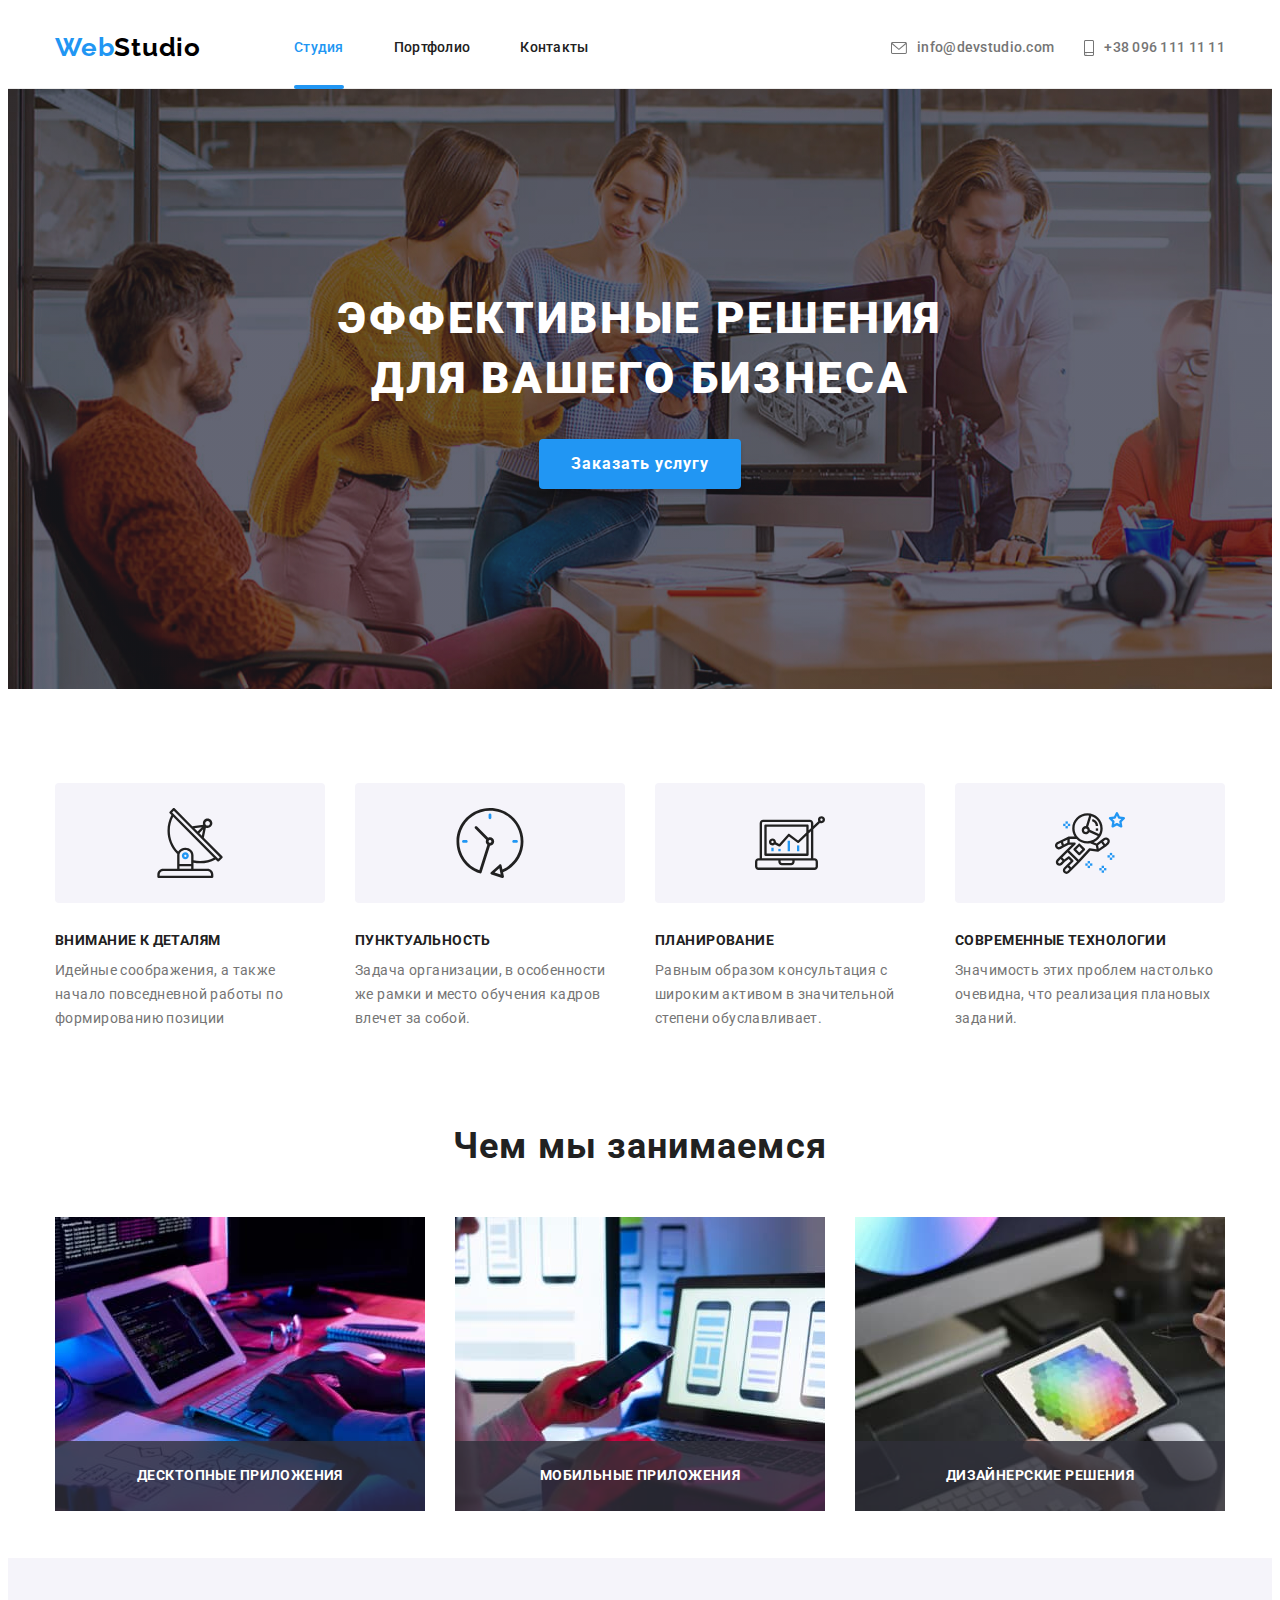
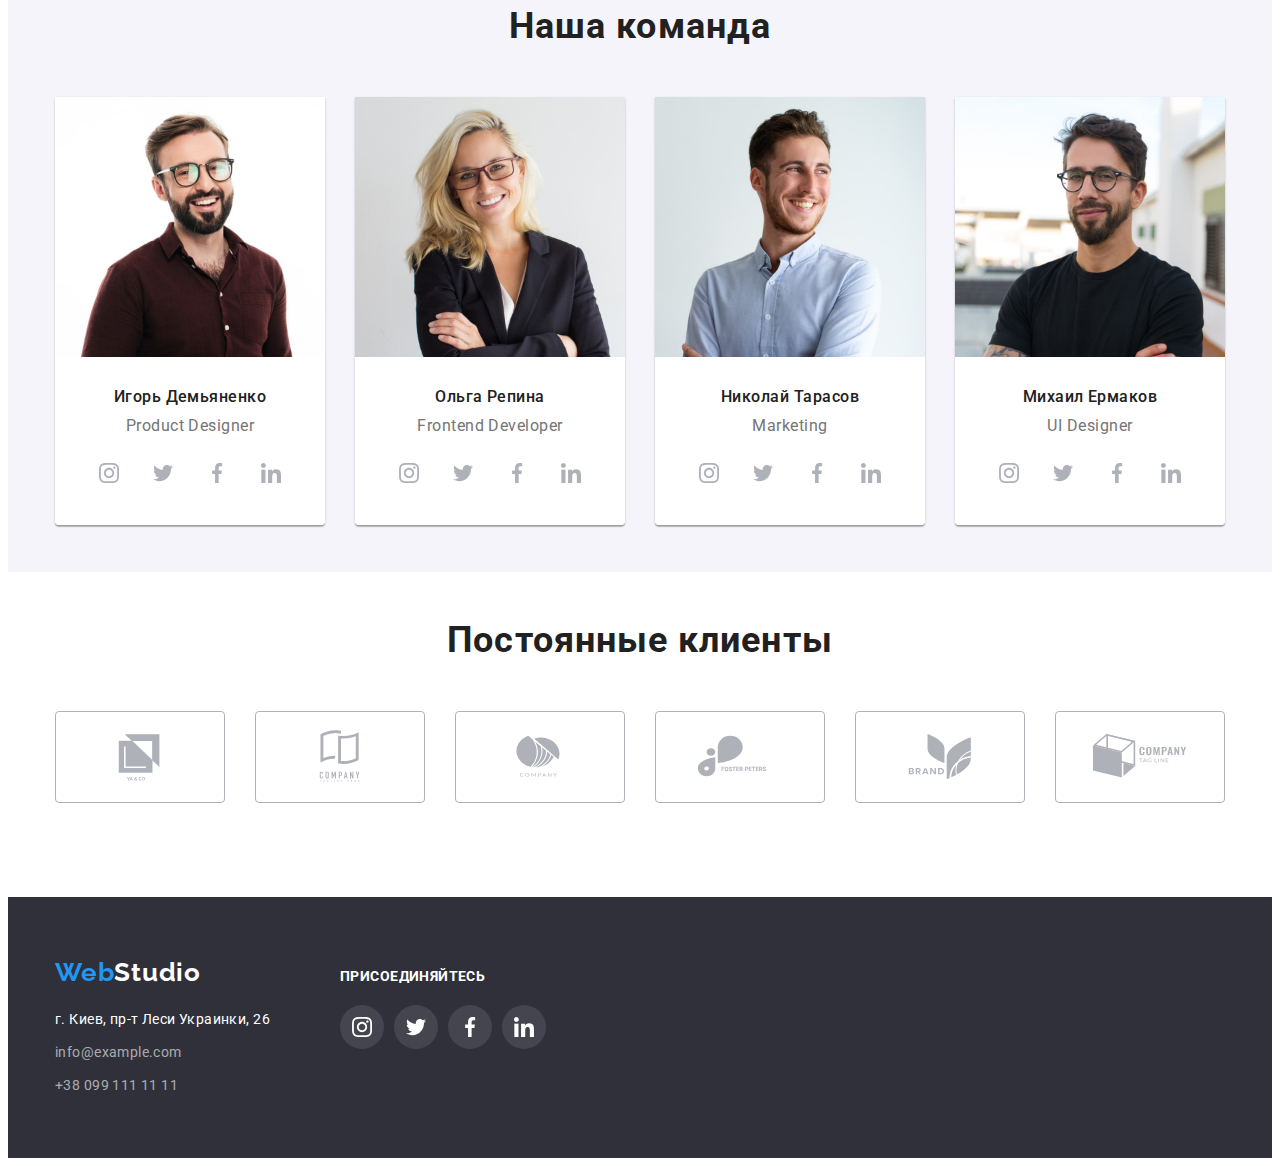
<file: index.html>
<!DOCTYPE html>
<html lang="ru">

<head>
    <meta charset="UTF-8">
    <meta http-equiv="X-UA-Compatible" content="IE=edge">
    <meta name="viewport" content="width=device-width, initial-scale=1.0">
    <title>WebStudio</title>
    <link rel="preconnect" href="https://fonts.gstatic.com">
    <link
        href="https://fonts.googleapis.com/css2?family=Raleway:wght@700&family=Roboto:wght@400;500;700;900&display=swap"
        rel="stylesheet">
    <link rel="stylesheet" href="https://cdnjs.cloudflare.com/ajax/libs/modern-normalize/1.1.0/modern-normalize.min.css"
        integrity="sha512-wpPYUAdjBVSE4KJnH1VR1HeZfpl1ub8YT/NKx4PuQ5NmX2tKuGu6U/JRp5y+Y8XG2tV+wKQpNHVUX03MfMFn9Q=="
        crossorigin="anonymous" referrerpolicy="no-referrer" />
    <link rel="stylesheet" href="./css/styles.css">
</head>

<body>
    <!--HEADER-->
    <header class="header">
        <div class="container header-container">
            <nav class="navigation">
                <a class="link logo" lang="en" href=./><span class="link logo-web">Web</span>Studio</a>
                <ul class="list menu">
                    <li class="menu-item">
                        <a class="link menu-link current" href="">Студия</a>
                    </li>
                    <li class="menu-item">
                        <a class="link menu-link" href="./portfolio.html">Портфолио</a>
                    </li>
                    <li class="menu-item">
                        <a class="link menu-link" href="">Контакты</a>
                    </li>
                </ul>
            </nav>
            <ul class="list contacts">
                <li class="contact-item">
                    <a class="link contact-link" href="mailto:info@devstudio.com"> <svg class="email-icon">
                            <use href="./images/sprite.svg.svg#icon-envelope"></use>
                        </svg> info@devstudio.com</a>
                </li>

                <li class="contact-item"><a class="link contact-link" href="tel:+380961111111"> <svg class="tell-icon">
                            <use href="./images/sprite.svg.svg#icon-smartphone"></use>
                        </svg>+38 096 111 11 11</a>
                </li>
            </ul>
        </div>
    </header>
    <main>
        <!--HERO-->
        <section class="hero">
            <div class="container">
                <h1 class="hero-title">Эффективные решения для вашего бизнеса</h1>
                <button class="btn modal-btn" type="button" data-modal-open>Заказать услугу</button>
            </div>
        </section>
        <!--ADVANATAGES-->
        <section class="advanatages">
            <div class="container">
                <h2 class="section-title visually-hidden">Наши преимущества</h2>
                <ul class="list advanatages-list">
                    <li class="item-advanatages advanatages-item">
                        <div class="advanatages-box-icon"><svg class="advanatages-icon">
                                <use href="./images/sprite.svg.svg#icon-antenna"></use>
                            </svg> </div>
                        <h3 class="title-description">Внимание к деталям</h3>
                        <p class="description">Идейные соображения, а также начало повседневной работы по формированию
                            позиции</p>
                    </li>
                    <li class="item-advanatages advanatages-item">
                        <div class="advanatages-box-icon"><svg class="advanatages-icon">
                                <use href="./images/sprite.svg.svg#icon-clock"></use>
                            </svg> </div>
                        <h3 class="title-description">Пунктуальность</h3>
                        <p class="description">Задача организации, в особенности же рамки и место обучения кадров влечет
                            за
                            собой.</p>
                    </li>
                    <li class="item-advanatages advanatages-item">
                        <div class="advanatages-box-icon"><svg class="advanatages-icon">
                                <use href="./images/sprite.svg.svg#icon-diagram"></use>
                            </svg> </div>
                        <h3 class="title-description">Планирование</h3>
                        <p class="description">Равным образом консультация с широким активом в значительной степени
                            обуславливает.</p>
                    </li>
                    <li class="item-advanatages advanatages-item">
                        <div class="advanatages-box-icon"><svg class="advanatages-icon">
                                <use href="./images/sprite.svg.svg#icon-astronaut"></use>
                            </svg> </div>
                        <h3 class="title-description">Современные технологии</h3>
                        <p class="description">Значимость этих проблем настолько очевидна, что реализация плановых
                            заданий.
                        </p>
                    </li>
                </ul>
            </div>
        </section>
        <!--ABOUT-->
        <section class="about">
            <div class="container">
                <h2 class="section-title">Чем мы занимаемся</h2>
                <ul class="list about-list">
                    <li class="about-item">
                        <img class="about-icon" src="./images/about/box1.jpg" alt="пишуть код" width="370" height="294">
                        <div class="about-img-box">
                            <h3 class="about-img-title">Десктопные приложения</h3>
                        </div>
                    </li>
                    <li class="about-item">
                        <img class="about-icon" src="./images/about/box2.jpg" alt="створюють дизайн" width="370"
                            height="294">
                        <div class="about-img-box">
                            <h3 class="about-img-title">Мобильные приложения</h3>
                        </div>
                    </li>
                    <li class="about-item">
                        <img class="about-icon" src="./images/about/box3.jpg" alt="вибирають колір" width="370"
                            height="294">
                        <div class="about-img-box">
                            <h3 class="about-img-title">Дизайнерские решения</h3>
                        </div>
                    </li>
                </ul>
            </div>
        </section>
        <!--TEAM-->
        <section class="team">
            <div class="container">
                <h2 class="section-title">Наша команда</h2>
                <ul class="list team-list">
                    <li class="team-item">
                        <img class="team-icon" src="./images/team/product-designer1.jpg" alt="Игорь Демьяненко"
                            width="270" height="260">
                        <div class="team-name-position">
                            <h3 class="title-team-name">Игорь Демьяненко</h3>
                            <p class="team-position" lang="en">Product Designer</p>
                            <ul class="list social-list">
                                <li class="social-item">
                                    <a href="" class="social-list-link">
                                        <svg class="social-list-icon">
                                            <use href="./images/sprite.svg.svg#icon-instagram"></use>
                                        </svg>
                                    </a>
                                </li>
                                <li class="social-item">
                                    <a href="" class="social-list-link">
                                        <svg class="social-list-icon">
                                            <use href="./images/sprite.svg.svg#icon-twitter"></use>
                                        </svg>
                                    </a>
                                </li>
                                <li class="social-item">
                                    <a href="" class="social-list-link">
                                        <svg class="social-list-icon">
                                            <use href="./images/sprite.svg.svg#icon-facebook"></use>
                                        </svg>
                                    </a>
                                </li>
                                <li class="social-item">
                                    <a href="" class="social-list-link">
                                        <svg class="social-list-icon">
                                            <use href="./images/sprite.svg.svg#icon-linkedin"></use>
                                        </svg>
                                    </a>
                                </li>
                            </ul>
                        </div>
                    </li>
                    <li class="team-item">
                        <img class="team-icon" src="./images/team/frontend-developer2.jpg" alt="Ольга Репина"
                            width="270" height="260">
                        <div class="team-name-position">
                            <h3 class="title-team-name">Ольга Репина</h3>
                            <p class="team-position" lang="en">Frontend Developer</p>
                            <ul class="list social-list">
                                <li class="social-item">
                                    <a href="" class="social-list-link">
                                        <svg class="social-list-icon">
                                            <use href="./images/sprite.svg.svg#icon-instagram"></use>
                                        </svg>
                                    </a>
                                </li>
                                <li class="social-item">
                                    <a href="" class="social-list-link">
                                        <svg class="social-list-icon">
                                            <use href="./images/sprite.svg.svg#icon-twitter"></use>
                                        </svg>
                                    </a>
                                </li>
                                <li class="social-item">
                                    <a href="" class="social-list-link">
                                        <svg class="social-list-icon">
                                            <use href="./images/sprite.svg.svg#icon-facebook"></use>
                                        </svg>
                                    </a>
                                </li>
                                <li class="social-item">
                                    <a href="" class="social-list-link">
                                        <svg class="social-list-icon">
                                            <use href="./images/sprite.svg.svg#icon-linkedin"></use>
                                        </svg>
                                    </a>
                                </li>
                            </ul>
                        </div>
                    </li>
                    <li class="team-item">
                        <img class="team-icon" src="./images/team/marketing3.jpg" alt="Николай Тарасов" width="270"
                            height="260">
                        <div class="team-name-position">
                            <h3 class="title-team-name">Николай Тарасов</h3>
                            <p class="team-position" lang="en">Marketing</p>
                            <ul class="list social-list">
                                <li class="social-item">
                                    <a href="" class="social-list-link">
                                        <svg class="social-list-icon">
                                            <use href="./images/sprite.svg.svg#icon-instagram"></use>
                                        </svg>
                                    </a>
                                </li>
                                <li class="social-item">
                                    <a href="" class="social-list-link">
                                        <svg class="social-list-icon">
                                            <use href="./images/sprite.svg.svg#icon-twitter"></use>
                                        </svg>
                                    </a>
                                </li>
                                <li class="social-item">
                                    <a href="" class="social-list-link">
                                        <svg class="social-list-icon">
                                            <use href="./images/sprite.svg.svg#icon-facebook"></use>
                                        </svg>
                                    </a>
                                </li>
                                <li class="social-item">
                                    <a href="" class="social-list-link">
                                        <svg class="social-list-icon">
                                            <use href="./images/sprite.svg.svg#icon-linkedin"></use>
                                        </svg>
                                    </a>
                                </li>
                            </ul>
                        </div>
                    </li>
                    <li class="team-item">
                        <img class="team-icon" src="./images/team/ui-designer4.jpg" alt="Михаил Ермаков" width="270"
                            height="260">
                        <div class="team-name-position">
                            <h3 class="title-team-name">Михаил Ермаков</h3>
                            <p class="team-position" lang="en">UI Designer</p>
                            <ul class="list social-list">
                                <li class="social-item">
                                    <a href="" class="social-list-link">
                                        <svg class="social-list-icon">
                                            <use href="./images/sprite.svg.svg#icon-instagram"></use>
                                        </svg>
                                    </a>
                                </li>
                                <li class="social-item">
                                    <a href="" class="social-list-link">
                                        <svg class="social-list-icon">
                                            <use href="./images/sprite.svg.svg#icon-twitter"></use>
                                        </svg>
                                    </a>
                                </li>
                                <li class="social-item">
                                    <a href="" class="social-list-link">
                                        <svg class="social-list-icon">
                                            <use href="./images/sprite.svg.svg#icon-facebook"></use>
                                        </svg>
                                    </a>
                                </li>
                                <li class="social-item">
                                    <a href="" class="social-list-link">
                                        <svg class="social-list-icon">
                                            <use href="./images/sprite.svg.svg#icon-linkedin"></use>
                                        </svg>
                                    </a>
                                </li>
                            </ul>
                        </div>
                    </li>
                </ul>
            </div>
        </section>
        <section class="regular-customers">
            <div class="container">
                <h2 class="section-title">Постоянные клиенты</h2>
                <ul class="list regular-customers-list">
                    <li class="regular-customers-item"><a class="regular-customers-link" href=""><svg
                                class="regular-customers-icon">
                                <use href="./images/sprite.svg.svg#icon-Logo"></use>
                            </svg></a></li>
                    <li class="regular-customers-item"><a class="regular-customers-link" href=""><svg
                                class="regular-customers-icon">
                                <use href="./images/sprite.svg.svg#icon-Logo-1"></use>
                            </svg></a></li>
                    <li class="regular-customers-item"><a class="regular-customers-link" href=""><svg
                                class="regular-customers-icon">
                                <use href="./images/sprite.svg.svg#icon-Logo-2"></use>
                            </svg></a></li>
                    <li class="regular-customers-item"><a class="regular-customers-link" href=""><svg
                                class="regular-customers-icon">
                                <use href="./images/sprite.svg.svg#icon-Logo-3"></use>
                            </svg></a></li>
                    <li class="regular-customers-item"><a class="regular-customers-link" href=""><svg
                                class="regular-customers-icon">
                                <use href="./images/sprite.svg.svg#icon-Logo-4"></use>
                            </svg></a></li>
                    <li class="regular-customers-item"><a class="regular-customers-link" href=""><svg
                                class="regular-customers-icon">
                                <use href="./images/sprite.svg.svg#icon-Logo-5"></use>
                            </svg></a></li>
                </ul>
            </div>
        </section>
    </main>
    <!--FOOTER-->
    <footer class="footer">
        <div class="container">
            <div class="footer-container">
                <div class="box-logo-address">
                    <a class="link logo-footer" lang="en" href=./ ><span
                            class="link logo-footer-web">Web</span>Studio</a>
                    <address class="contact-footer">
                        <ul class="list contact-footer-list">
                            <li class="contact-footer-item"><a class="link address"
                                    href="https://goo.gl/maps/kVChNp43UKmJPotz6" target="_blank"
                                    rel="noopener noreferrer">г. Киев,
                                    пр-т Леси Украинки, 26</a></li>
                            <li class="contact-footer-item"><a class="link contact-footer-link"
                                    href="mailto:info@example.com">info@example.com</a></li>
                            <li class="contact-footer-item"><a class="link contact-footer-link"
                                    href="tel:+380991111111">+38 099
                                    111
                                    11 11</a></li>
                        </ul>
                    </address>
                </div>
                <div class="box-social-link">
                    <p class="social-footer-title">присоединяйтесь</p>
                    <ul class="list social-list-footer">
                        <li class="social-item-footer">
                            <a href="" class="social-list-link-footer">
                                <svg class="social-list-icon-footer">
                                    <use href="./images/sprite.svg.svg#icon-instagram"></use>
                                </svg>
                            </a>
                        </li>
                        <li class="social-item-footer">
                            <a href="" class="social-list-link-footer">
                                <svg class="social-list-icon-footer">
                                    <use href="./images/sprite.svg.svg#icon-twitter"></use>
                                </svg>
                            </a>
                        </li>
                        <li class="social-item-footer">
                            <a href="" class="social-list-link-footer">
                                <svg class="social-list-icon-footer">
                                    <use href="./images/sprite.svg.svg#icon-facebook"></use>
                                </svg>
                            </a>
                        </li>
                        <li class="social-item-footer">
                            <a href="" class="social-list-link-footer">
                                <svg class="social-list-icon-footer">
                                    <use href="./images/sprite.svg.svg#icon-linkedin"></use>
                                </svg>
                            </a>
                        </li>
                    </ul>
                </div>
            </div>
        </div>
    </footer>
    <div class="backdrop is-hidden" data-modal>
        <div class="modal-window">
            <button type="button" class="close-btn" data-modal-close>
                <svg class="close-btn-icon">
                    <use href="./images/sprite.svg.svg#icon-close-black-18dp-2-1"></use>
                </svg>
            </button>
        </div>
    </div>
    <script src="./js/modal.js"></script>
</body>

</html>
</file>
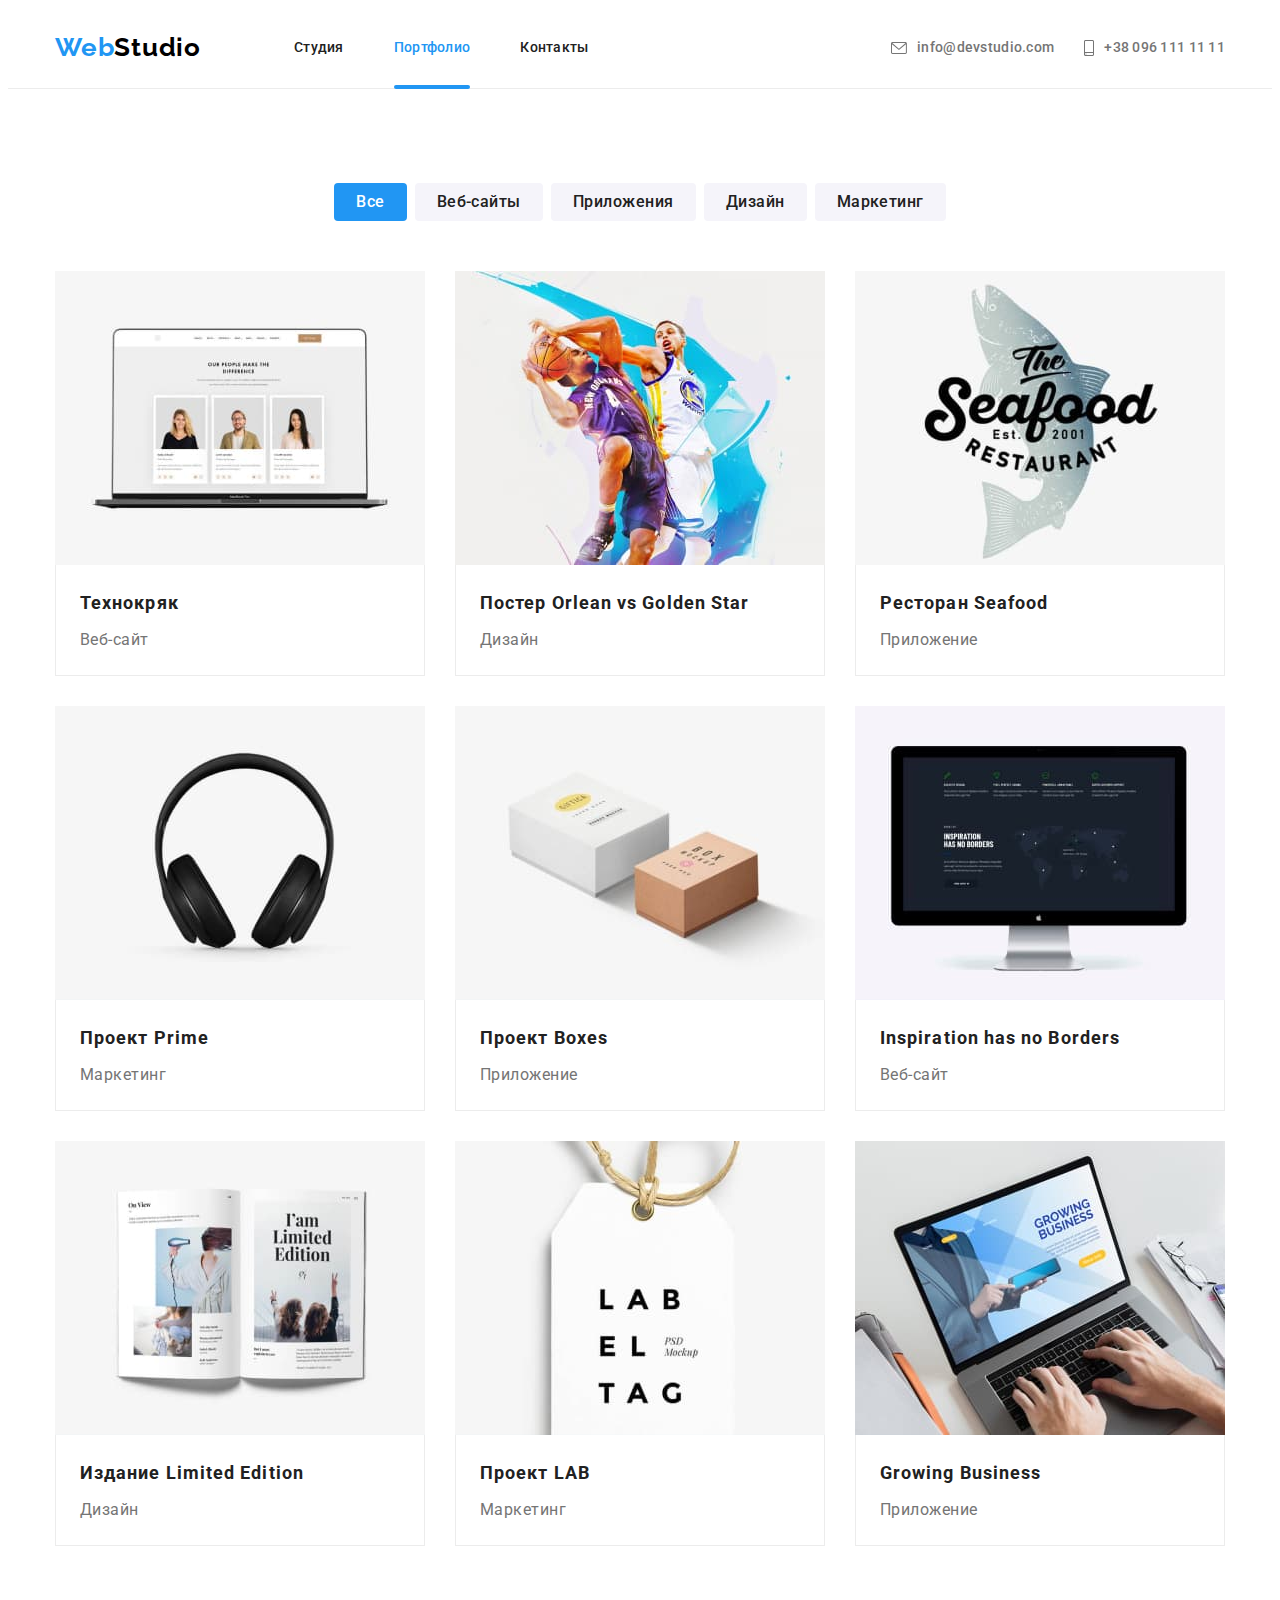
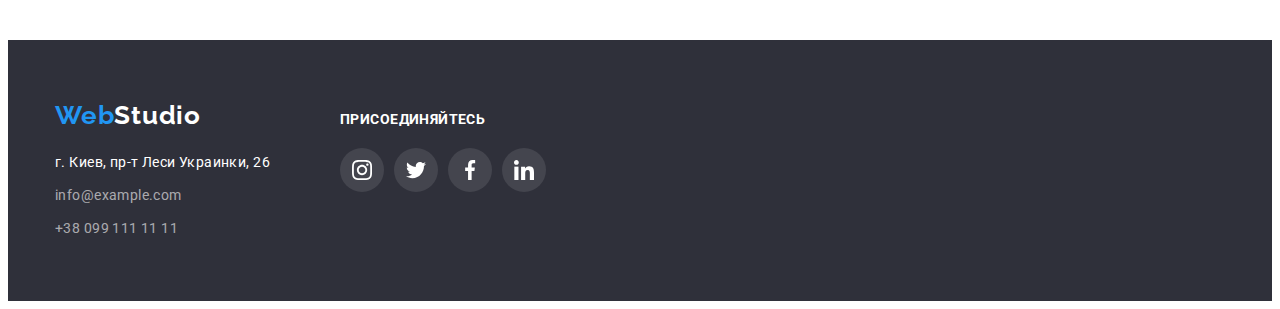
<file: portfolio.html>
<!DOCTYPE html>
<html lang="ru">

<head>
    <meta charset="UTF-8">
    <meta http-equiv="X-UA-Compatible" content="IE=edge">
    <meta name="viewport" content="width=device-width, initial-scale=1.0">
    <title>WebStudio</title>
    <link rel="preconnect" href="https://fonts.gstatic.com">
    <link
        href="https://fonts.googleapis.com/css2?family=Raleway:wght@700&family=Roboto:wght@400;500;700;900&display=swap"
        rel="stylesheet">
    <link rel="stylesheet" href="https://cdnjs.cloudflare.com/ajax/libs/modern-normalize/1.1.0/modern-normalize.min.css"
        integrity="sha512-wpPYUAdjBVSE4KJnH1VR1HeZfpl1ub8YT/NKx4PuQ5NmX2tKuGu6U/JRp5y+Y8XG2tV+wKQpNHVUX03MfMFn9Q=="
        crossorigin="anonymous" referrerpolicy="no-referrer"/>
    <link rel="stylesheet" href="./css/styles.css">
</head>

<body>
    <!--HEADER-->
    <header class="header">
        <div class="container header-container">
            <nav class="navigation">
                <a class="link logo" lang="en" href=./ > <span class="link logo-web">Web</span>Studio</a>
                <ul class="list menu">
                    <li class="menu-item">
                        <a class="link menu-link " href="./index.html">Студия</a>
                    </li>
                    <li class="menu-item">
                        <a class="link menu-link current" href="">Портфолио</a>
                    </li>
                    <li class="menu-item">
                        <a class="link menu-link" href="">Контакты</a>
                    </li>
                </ul>
            </nav>
            <ul class="list contacts">
                <li class="contact-item">
                    <a class="link contact-link" href="mailto:info@devstudio.com"> <svg class="email-icon">
                            <use href="./images/sprite.svg.svg#icon-envelope"></use>
                        </svg> info@devstudio.com</a>
                </li>

                <li class="contact-item"><a class="link contact-link" href="tel:+380961111111"> <svg class="tell-icon">
                            <use href="./images/sprite.svg.svg#icon-smartphone"></use>
                        </svg>+38 096 111 11 11</a>
                </li>
            </ul>
        </div>
    </header>
    <main>
        <!--our works-->
        <section class="our-works">
            <div class="container">
                <h1 class="visually-hidden">Портфолио</h1>
                <ul class="list button-list">
                    <li class="button-item"><button class="btn filter-button current" type="button">Все</button></li>
                    <li class="button-item"><button class="btn filter-button" type="button">Веб-сайты</button></li>
                    <li class="button-item"><button class="btn filter-button" type="button">Приложения</button></li>
                    <li class="button-item"><button class="btn filter-button" type="button">Дизайн</button></li>
                    <li class="button-item"><button class="btn filter-button" type="button">Маркетинг</button></li>
                </ul>
                <ul class="list projects-list">
                    <li class="projects-item">
                        <a class="link projects-link" href="#">
                            <div class="projects-img-overlay-box">
                            <img class="link projects-icon"
                                src="./images/portfolio/img.jpg" alt="веб сайт" width="370" height="294">
                                <p class="overlay">Технокряк это современная площадка распространения коронавируса. Компании используют эту платформу для цифрового шпионажа и атак на защищённые сервера конкурентов.</p>
                                </div>
                            <div class="projects-title-type">
                                <h3 class="projects-title">Технокряк</h3>
                                <p class="type-projects">Веб-сайт</p>
                            </div>
                        </a>
                    </li>
                    <li class="projects-item">
                        <a class="link projects-link" href="">
                            <div class="projects-img-overlay-box">
                            <img class="projects-icon"
                                src="./images/portfolio/img-1.jpg" alt="постер баскитболисты" width="370" height="294">
                                <p class="overlay">Технокряк это современная площадка распространения коронавируса. Компании используют эту платформу для цифрового шпионажа и атак на защищённые сервера конкурентов.</p>
                                </div>
                            <div class="projects-title-type">
                                <h3 class="projects-title">Постер <span class="projects-title" lang="en">Orlean vs
                                        Golden
                                        Star</span></h3>
                                <p class="type-projects">Дизайн</p>
                            </div>
                        </a>
                    </li>
                    <li class="projects-item">
                        <a class="link projects-link" href="">
                            <div class="projects-img-overlay-box">
                            <img class="projects-icon"
                                src="./images/portfolio/img-2.jpg" alt="приложение ресторан" width="370" height="294">
                                <p class="overlay">Технокряк это современная площадка распространения коронавируса. Компании используют эту платформу для цифрового шпионажа и атак на защищённые сервера конкурентов.</p>
                                </div>
                            <div class="projects-title-type">
                                <h3 class="projects-title">Ресторан <span class="projects-title"
                                        lang="en">Seafood</span> </h3>
                                <p class="type-projects">Приложение</p>
                            </div>
                        </a>
                    </li>
                    <li class="projects-item">
                        <a class="link projects-link" href="">
                            <div class="projects-img-overlay-box">
                            <img class="projects-icon"
                                src="./images/portfolio/img-3.jpg" alt="наушники" width="370" height="294">
                                <p class="overlay">Технокряк это современная площадка распространения коронавируса. Компании используют эту платформу для цифрового шпионажа и атак на защищённые сервера конкурентов.</p>
                                </div>
                            <div class="projects-title-type">
                                <h3 class="projects-title">Проект <span class="projects-title" lang="en">Prime</span>
                                </h3>
                                <p class="type-projects">Маркетинг</p>
                            </div>
                        </a>
                    </li>
                    <li class="projects-item">
                        <a class="link projects-link" href="">
                            <div class="projects-img-overlay-box">
                            <img class="projects-icon"
                                src="./images/portfolio/img-4.jpg" alt="коробки" width="370" height="294">
                                <p class="overlay">Технокряк это современная площадка распространения коронавируса. Компании используют эту платформу для цифрового шпионажа и атак на защищённые сервера конкурентов.</p>
                                </div>
                            <div class="projects-title-type">
                                <h3 class="projects-title">Проект <span class="projects-title" lang="en">Boxes</span>
                                </h3>
                                <p class="type-projects">Приложение</p>
                            </div>
                        </a>
                    </li>
                    <li class="projects-item">
                        <a class="link projects-link" href="">
                            <div class="projects-img-overlay-box">
                            <img class="projects-icon"
                                src="./images/portfolio/img-5.jpg" alt="монитор" width="370" height="294">
                                <p class="overlay">Технокряк это современная площадка распространения коронавируса. Компании используют эту платформу для цифрового шпионажа и атак на защищённые сервера конкурентов.</p>
                                </div>
                            <div class="projects-title-type">
                                <h3 class="projects-title" lang="en">Inspiration has no Borders</h3>
                                <p class="type-projects">Веб-сайт</p>
                            </div>
                        </a>
                    </li>
                    <li class="projects-item">
                        <a class="link projects-link" href="">
                            <div class="projects-img-overlay-box">
                            <img class="projects-icon"
                                src="./images/portfolio/img-6.jpg" alt="журнал" width="370" height="294">
                                <p class="overlay">Технокряк это современная площадка распространения коронавируса. Компании используют эту платформу для цифрового шпионажа и атак на защищённые сервера конкурентов.</p>
                                </div>
                            <div class="projects-title-type">
                                <h3 class="projects-title">Издание <span class="projects-title" lang="en">Limited
                                        Edition</span>
                                </h3>
                                <p class="type-projects">Дизайн</p>
                            </div>
                        </a>
                    </li>
                    <li class="projects-item">
                        <a class="link projects-link" href="">
                            <div class="projects-img-overlay-box">
                            <img class="projects-icon"
                                src="./images/portfolio/img-7.jpg" alt="етикетка" width="370" height="294">
                                <p class="overlay">Технокряк это современная площадка распространения коронавируса. Компании используют эту платформу для цифрового шпионажа и атак на защищённые сервера конкурентов.</p>
                                </div>
                            <div class="projects-title-type">
                                <h3 class="projects-title">Проект <span class="projects-title" lang="en">LAB</span>
                                </h3>
                                <p class="type-projects">Маркетинг</p>
                            </div>
                        </a>
                    </li>
                    <li class="projects-item">
                        <a class="link projects-link" href="">
                            <div class="projects-img-overlay-box">
                            <img class="projects-icon"
                                src="./images/portfolio/img-8.jpg" alt="ноутбук" width="370" height="294">
                                <p class="overlay">Технокряк это современная площадка распространения коронавируса. Компании используют эту платформу для цифрового шпионажа и атак на защищённые сервера конкурентов.</p>
                                </div>
                            <div class="projects-title-type">
                                <h3 class="projects-title" lang="en">Growing Business</h3>
                                <p class="type-projects">Приложение</p>
                            </div>
                        </a>
                    </li>
                </ul>
            </div>
        </section>
    </main>
    <!--FOOTER-->
    <footer class="footer">
        <div class="container">
            <div class="footer-container">
                <div class="box-logo-address">
                    <a class="link logo-footer" lang="en" href=./ ><span
                        class="link logo-footer-web">Web</span>Studio</a>
                    <address class="contact-footer">
                        <ul class="list contact-footer-list">
                            <li class="contact-footer-item"><a class="link address"
                                    href="https://goo.gl/maps/kVChNp43UKmJPotz6" target="_blank"
                                    rel="noopener noreferrer">г. Киев,
                                    пр-т Леси Украинки, 26</a></li>
                            <li class="contact-footer-item"><a class="link contact-footer-link"
                                    href="mailto:info@example.com">info@example.com</a></li>
                            <li class="contact-footer-item"><a class="link contact-footer-link"
                                    href="tel:+380991111111">+38
                                    099
                                    111
                                    11 11</a></li>
                        </ul>
                    </address>
                </div>
                <div class="box-social-link">
                    <p class="social-footer-title">присоединяйтесь</p>
                    <ul class="list social-list-footer">
                        <li class="social-item-footer">
                            <a href="" class="social-list-link-footer">
                                <svg class="social-list-icon-footer">
                                    <use href="./images/sprite.svg.svg#icon-instagram"></use>
                                </svg>
                            </a>
                        </li>
                        <li class="social-item-footer">
                            <a href="" class="social-list-link-footer">
                                <svg class="social-list-icon-footer">
                                    <use href="./images/sprite.svg.svg#icon-twitter"></use>
                                </svg>
                            </a>
                        </li>
                        <li class="social-item-footer">
                            <a href="" class="social-list-link-footer">
                                <svg class="social-list-icon-footer">
                                    <use href="./images/sprite.svg.svg#icon-facebook"></use>
                                </svg>
                            </a>
                        </li>
                        <li class="social-item-footer">
                            <a href="" class="social-list-link-footer">
                                <svg class="social-list-icon-footer">
                                    <use href="./images/sprite.svg.svg#icon-linkedin"></use>
                                </svg>
                            </a>
                        </li>
                    </ul>
                </div>
            </div>
        </div>
    </footer>
</body>

</html>
</file>
<file: css/styles.css>
:root {
    --main-font: 'Roboto', sans-serif;
    --secondary-font: 'Raleway', sans-serif;
    --accent-color: #2196f3;
    --secondary-color: #ffffff;
    --tertiary-color: #000;
    --quaternary-color: #212121;
    --fifth-color: #757575;
    --sixth-color: #2f303a;
    --seventh-color: #188ce8;
    --ninth-color: #ececec;
    --tenth-color: #f5f4fa;
    --eleventh-color: #afb1b8;
}
html {
    box-sizing: border-box;
}

*,
*::after,
*::before {
    box-sizing: inherit;
}

h1,
h2,
h3,
h4,
h5,
h6,
p {
    margin-top: 0;
    margin-bottom: 0;
}
img {
    display: block;
    max-width: 100%;
    height: auto;
}

.list {
    list-style: none;
    padding-left: 0;
    margin: 0;
}
.link {
    text-decoration: none;
    color: inherit;
}

body {
    font-family: var(--main-font);
}

.container {
    width: 1200px;
    margin: 0 auto;
    padding-left: 15px;
    padding-right: 15px;

    /* outline: 2px solid red; */
}

.section-title {
    margin-bottom: 50px;
    font-weight: bold;
    font-size: 36px;
    line-height: 1.17;
    text-align: center;
    letter-spacing: 0.03em;
    color: var(--quaternary-color);
}
.btn {
    display: block;
    font-family: inherit;
    border: none;
    background-color: transparent;
    cursor: pointer;
    color: inherit;
}
/*header*/

.header {
    background-color: var(--secondary-color);
    border-bottom: 1px solid var(--ninth-color);
}
.header-container {
    display: flex;
    align-items: center;
}
.navigation {
    display: flex;
    align-items: center;
}
.menu {
    display: flex;
    align-items: center;
}
.contacts {
    display: flex;
    align-items: center;
    margin-left: auto;
}

.logo {
    padding-top: 24px;
    padding-bottom: 25px;
    margin-right: 93px;
    font-family: var(--secondary-font);
    font-weight: bold;
    font-size: 26px;
    line-height: 1.19;
    letter-spacing: 0.03em;
    color: var(--tertiary-color);
    transition: color 250ms cubic-bezier(0.4, 0, 0.2, 1);
}
.logo:hover,
.logo:focus {
    color: var(--accent-color);
}
.logo-web {
    color: var(--accent-color);
}
.menu-item:not(:first-child) {
    margin-left: 50px;
}
.contact-item:not(:first-child) {
    margin-left: 30px;
}

.menu-link,
.contact-link {
    display: flex;
    align-items: center;
    padding-top: 32px;
    padding-bottom: 32px;
    font-weight: 500;
    font-size: 14px;
    line-height: 1.14;
    letter-spacing: 0.02em;
    color: var(--quaternary-color);
    position: relative;
    transition: color 250ms cubic-bezier(0.4, 0, 0.2, 1), fill 250ms cubic-bezier(0.4, 0, 0.2, 1);
}
.menu-link:hover,
.menu-link:focus {
    color: var(--accent-color);
}

.menu-link.current {
    color: var(--accent-color);
}
.menu-link.current::after {
    display: block;
    position: absolute;
    left: 0;
    bottom: -1px;
    content: '';
    width: 100%;
    height: 4px;
    background: var(--accent-color);
    border-radius: 2px;
}
.contact-link {
    color: var(--fifth-color);
    fill: var(--fifth-color);
}
.contact-link:hover,
.contact-link:focus {
    fill: var(--accent-color);
    color: var(--accent-color);
}
.email-icon {
    width: 16px;
    height: 12px;
    margin-right: 10px;
}
.tell-icon {
    width: 10px;
    height: 16px;
    margin-right: 10px;
}

/*end header*/

/* hero*/

.hero {
    background-image: linear-gradient(rgba(47, 48, 58, 0.4), rgba(47, 48, 58, 0.4)),
        url(../images/hero/bg.jpg);
    background-size: cover;
    background-color: var(--sixth-color);
    padding-top: 200px;
    padding-bottom: 200px;
}
.hero .container {
    width: 696px;
    margin: 0 auto;
}
.hero-title {
    margin-bottom: 30px;
    font-weight: 900;
    font-size: 44px;
    line-height: 1.36;
    text-align: center;
    letter-spacing: 0.06em;
    text-transform: uppercase;
    color: var(--secondary-color);
}
.modal-btn {
    padding: 10px 32px 10px 32px;
    margin-left: auto;
    margin-right: auto;
    font-weight: bold;
    font-size: 16px;
    line-height: 1.88;
    letter-spacing: 0.06em;
    color: var(--secondary-color);
    background-color: var(--accent-color);
    box-shadow: 0px 4px 4px rgba(0, 0, 0, 0.15);
    border-radius: 4px;
    transition: background-color 250ms cubic-bezier(0.4, 0, 0.2, 1);
}
.modal-btn:hover,
.modal-btn:focus {
    background: var(--seventh-color);
}
/*end hero*/

/*ADVANATAGES*/

.visually-hidden {
    position: absolute;
    clip: rect(0 0 0 0);
    width: 1px;
    height: 1px;
    margin: -1px;
}
.advanatages {
    background-color: var(--secondary-color);
    padding-top: 94px;
    padding-bottom: 47px;
}
.advanatages-list {
    display: flex;
}
.advanatages-item {
    flex-basis: calc((100%-3 * 30px) / 4);
}
.item-advanatages:not(:first-child) {
    margin-left: 30px;
}
.advanatages-icon {
    width: 70px;
    height: 70px;
}
.advanatages-box-icon {
    width: 270px;
    height: 120px;
    display: flex;
    align-items: center;
    justify-content: center;
    background: var(--tenth-color);
    border-radius: 4px;
    margin-bottom: 30px;
}
.title-description {
    margin-bottom: 10px;
    font-weight: bold;
    font-size: 14px;
    line-height: 1.14;
    letter-spacing: 0.03em;
    text-transform: uppercase;
    color: var(--quaternary-color);
}
.description {
    font-weight: normal;
    font-size: 14px;
    line-height: 1.71;
    letter-spacing: 0.03em;
    color: var(--fifth-color);
}
/*END ADVANATAGES*/

/*ABOUT*/

.about {
    background-color: var(--secondary-color);
    padding-top: 47px;
    padding-bottom: 47px;
}
.about-list {
    display: flex;
}
.about-item {
    flex-basis: calc((100%-2 * 30px) / 3);
    position: relative;
}
.about-item:not(:first-child) {
    margin-left: 30px;
}

.about-img-title {
    font-weight: bold;
    font-size: 14px;
    line-height: 1.14;
    text-align: center;
    letter-spacing: 0.03em;
    text-transform: uppercase;
    color: var(--secondary-color);
}
.about-img-box {
    position: absolute;
    left: 0;
    bottom: 0;
    width: 100%;
    height: 70px;
    background: rgba(47, 48, 58, 0.8);
    display: flex;
    align-items: center;
    justify-content: center;
}

/*END ABOUT*/

/*TEAM*/
.team {
    padding-top: 47px;
    padding-bottom: 47px;
    background-color: var(--tenth-color);
}
.team-list {
    display: flex;
}
.team-item {
    flex-basis: calc((100%-3 * 30px) / 4);
    box-shadow: 0px 1px 3px rgba(0, 0, 0, 0.12), 0px 1px 1px rgba(0, 0, 0, 0.14),
        0px 2px 1px rgba(0, 0, 0, 0.2);
    border-radius: 0px 0px 4px 4px;
}
.team-item:not(:first-child) {
    margin-left: 30px;
}
.team-name-position {
    background-color: var(--secondary-color);
    padding: 30px 32px 30px 32px;
    text-align: center;
    border-radius: 0px 0px 4px 4px;
}
.title-team-name {
    margin-bottom: 10px;
    font-style: normal;
    font-weight: 500;
    font-size: 16px;
    line-height: 1.19;
    letter-spacing: 0.03em;
    color: var(--quaternary-color);
}
.team-position {
    font-weight: normal;
    font-size: 16px;
    line-height: 1.19;
    letter-spacing: 0.03em;
    color: var(--fifth-color);
}

.social-list-icon {
    width: 20px;
    height: 20px;
}

.social-list-link {
    display: flex;
    align-items: center;
    justify-content: center;
    width: 44px;
    height: 44px;
    border-radius: 50%;
    background-color: var(--secondary-color);
    fill: var(--eleventh-color);
    transition: fill 250ms cubic-bezier(0.4, 0, 0.2, 1),
        background-color 250ms cubic-bezier(0.4, 0, 0.2, 1);
}
.social-list-link:hover,
.social-list-link:focus {
    fill: var(--secondary-color);
    background-color: var(--accent-color);
}
.social-list {
    display: flex;
    justify-content: space-between;
    margin-top: 16px;
}

/*END TEAM*/

/*REGULAR CUSTOMER*/

.regular-customers {
    padding-top: 47px;
    padding-bottom: 94px;
    background-color: var(--secondary-color);
}
.regular-customers-list {
    display: flex;
}
.regular-customers-icon {
    width: 106px;
    height: 60px;
}
.regular-customers-item {
    flex-basis: calc((100%-5 * 30px) / 6);
}
.regular-customers-item:not(:first-child) {
    margin-left: 30px;
}
.regular-customers-link {
    display: flex;
    align-items: center;
    justify-content: center;
    width: 170px;
    height: 92px;
    border-radius: 4px;
    border: 1px solid var(--eleventh-color);
    fill: var(--eleventh-color);
    transition: fill 250ms cubic-bezier(0.4, 0, 0.2, 1), border 250ms cubic-bezier(0.4, 0, 0.2, 1);
}
.regular-customers-link:hover,
.regular-customers-link:focus {
    border: 1px solid var(--accent-color);
    fill: var(--accent-color);
}

/*FOOTER*/
.footer {
    background-color: var(--sixth-color);
    padding-top: 60px;
    padding-bottom: 60px;
}
.logo-footer,
.logo-footer-web {
    font-family: var(--secondary-font);
    font-weight: bold;
    font-size: 26px;
    line-height: 1.19;
    letter-spacing: 0.03em;
    color: var(--secondary-color);
    transition: color 250ms cubic-bezier(0.4, 0, 0.2, 1);
}
.logo-footer-web {
    color: var(--accent-color);
}
.logo-footer:hover,
.logo-footer:focus {
    color: var(--accent-color);
}
.contact-footer {
    margin-top: 20px;
}
.contact-footer-item:not(:first-child) {
    margin-top: 9px;
}
.address,
.contact-footer-link {
    font-style: normal;
    font-weight: normal;
    font-size: 14px;
    line-height: 1.71;
    letter-spacing: 0.03em;
    color: var(--secondary-color);
    transition: color 250ms cubic-bezier(0.4, 0, 0.2, 1);
}
.contact-footer-link {
    color: rgba(255, 255, 255, 0.6);
}
.contact-footer-link:hover,
.contact-footer-link:focus {
    color: var(--accent-color);
}
.address:hover,
.address:focus {
    color: var(--accent-color);
}
.social-footer-title {
    font-style: normal;
    font-weight: bold;
    font-size: 14px;
    line-height: 1.14;
    letter-spacing: 0.03em;
    text-transform: uppercase;
    color: var(--secondary-color);
    margin-bottom: 20px;
}
.social-list-icon-footer {
    width: 20px;
    height: 20px;
}
.social-list-link-footer {
    display: flex;
    align-items: center;
    justify-content: center;
    width: 44px;
    height: 44px;
    border-radius: 50%;
    background: rgba(255, 255, 255, 0.1);
    fill: var(--secondary-color);
    transition: color 250ms cubic-bezier(0.4, 0, 0.2, 1),
        background-color 250ms cubic-bezier(0.4, 0, 0.2, 1);
}
.social-list-link-footer:hover,
.social-list-link-footer:focus {
    background-color: var(--accent-color);
}
.social-list-footer {
    display: flex;
}
.footer-container {
    display: flex;
    align-items: baseline;
}
.box-social-link {
    margin-left: 70px;
}
.social-item-footer:not(:first-child) {
    margin-left: 10px;
}

/*END FOOTER*/

/*PORTFOLIO*/
.our-works {
    padding-top: 94px;
    padding-bottom: 94px;
    background-color: var(--secondary-color);
}
.button-list {
    display: flex;
    justify-content: center;
    margin-bottom: 50px;
}
.button-item:not(:first-child) {
    margin-left: 8px;
}

.filter-button:hover,
.filter-button:focus {
    background-color: var(--accent-color);
    color: var(--secondary-color);
    cursor: pointer;
    box-shadow: 0px 3px 1px rgba(0, 0, 0, 0.1), 0px 1px 2px rgba(0, 0, 0, 0.08),
        0px 2px 2px rgba(0, 0, 0, 0.12);
}

.filter-button {
    padding: 6px 22px;
    font-style: normal;
    font-weight: 500;
    font-size: 16px;
    line-height: 1.625;
    letter-spacing: 0.03em;
    color: var(--quaternary-color);
    background-color: var(--tenth-color);
    border-radius: 4px;
    transition: color 250ms cubic-bezier(0.4, 0, 0.2, 1),
        background-color 250ms cubic-bezier(0.4, 0, 0.2, 1),
        box-shadow 250ms cubic-bezier(0.4, 0, 0.2, 1);
}
.filter-button.current {
    background-color: var(--accent-color);
    color: var(--secondary-color);
}
.projects-list {
    display: flex;
    flex-wrap: wrap;
    margin-top: -30px;
    margin-left: -30px;
}
.projects-item {
    margin-top: 30px;
    margin-left: 30px;
    flex-basis: calc((100% - 3 * 30px) / 3);
}
.projects-link {
    display: block;
}
.projects-link:hover,
.projects-link:focus {
    box-shadow: 0px 1px 1px rgba(0, 0, 0, 0.12), 0px 4px 4px rgba(0, 0, 0, 0.06),
        1px 4px 6px rgba(0, 0, 0, 0.16);
}
.projects-title-type {
    padding: 20px 24px;
    border-left: 1px solid var(--ninth-color);
    border-right: 1px solid var(--ninth-color);
    border-bottom: 1px solid var(--ninth-color);
}
.projects-title {
    margin-bottom: 4px;
    font-weight: bold;
    font-size: 18px;
    line-height: 2;
    letter-spacing: 0.06em;
    color: var(--quaternary-color);
}
.type-projects {
    font-weight: normal;
    font-size: 16px;
    line-height: 1.88;
    letter-spacing: 0.03em;
    color: var(--fifth-color);
}
.projects-img-overlay-box {
    position: relative;
    overflow: hidden;
}
.overlay {
    position: absolute;
    top: 0;
    left: 0;
    width: 100%;
    height: 100%;
    font-weight: normal;
    font-size: 18px;
    line-height: 1.555;
    letter-spacing: 0.03em;
    color: var(--secondary-color);
    padding: 63px 24px 63px 24px;
    background: rgba(33, 150, 243, 0.9);
    overflow: auto;
    transform: translateY(100%);
    transition: transform 250ms cubic-bezier(0.4, 0, 0.2, 1);
}

.projects-link:hover .overlay,
.projects-link:focus .overlay {
    transform: translateY(0%);
}
/*END PORTFOLIO*/

/*MODAL WINDOW*/
.backdrop {
    position: fixed;
    left: 0;
    top: 0;
    width: 100vw;
    height: 100vh;
    background: rgba(0, 0, 0, 0.2);
    transition: opacity 500ms linear, visibility 500ms linear;
}
.modal-window {
    position: absolute;
    left: 50%;
    top: 50%;
    width: 528px;
    height: 521px;
    background: var(--secondary-color);
    box-shadow: 0px 1px 3px rgba(0, 0, 0, 0.12), 0px 1px 1px rgba(0, 0, 0, 0.14),
        0px 2px 1px rgba(0, 0, 0, 0.2);
    border-radius: 4px;
    transform: translate(-50%, -50%);
}
.close-btn-icon {
    width: 18px;
    height: 18px;
}
.close-btn {
    position: absolute;
    top: 8px;
    right: 8px;
    display: flex;
    align-items: center;
    justify-content: center;
    width: 30px;
    height: 30px;
    border-radius: 50%;
    background: var(--secondary-color);
    border: 1px solid rgba(0, 0, 0, 0.1);
    cursor: pointer;
    padding: 0;
}
.is-hidden {
    opacity: 0;
    visibility: hidden;
    pointer-events: none;
}
/*END MODAL WINDOW*/
</file>
